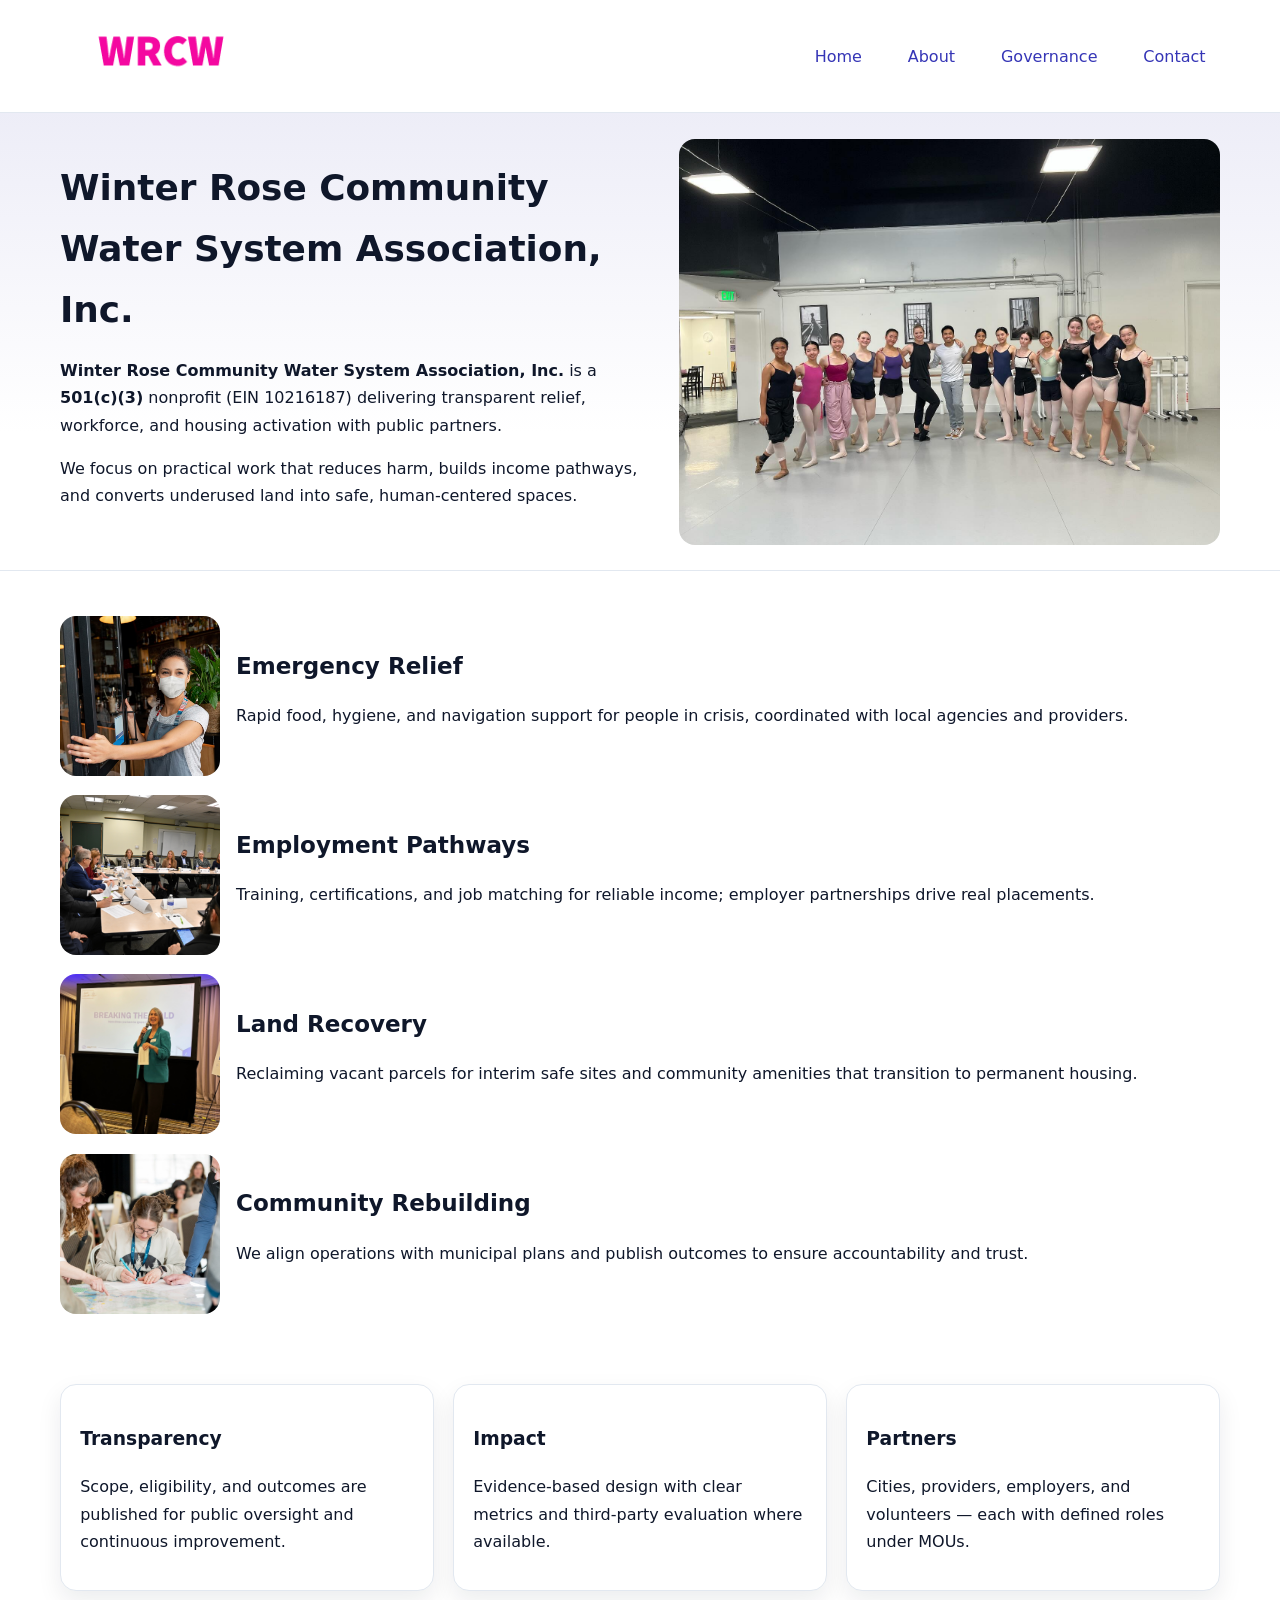
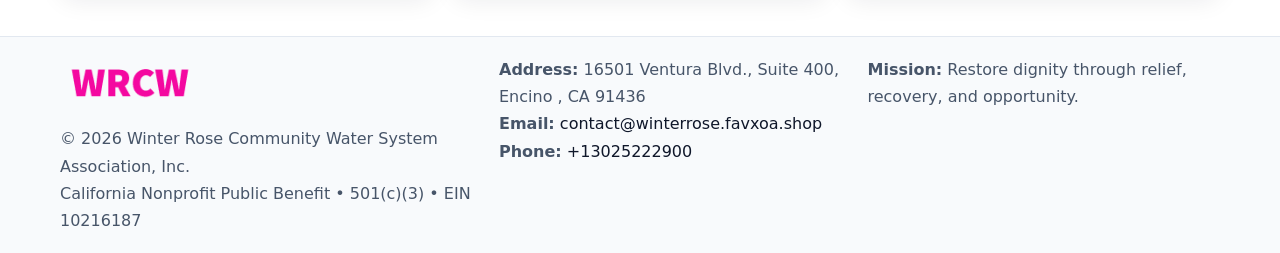
<file: index.html>
<!doctype html><html lang="en"><head>
<meta charset="utf-8"/><meta name="viewport" content="width=device-width,initial-scale=1"/>
<title>Winter Rose Community Water System Association, Inc. – Nonprofit • 2025</title>
<link rel="stylesheet" href="assets/styles.css"/>
<link rel="icon" href="images/logo.png"/>
<meta name="data-ein" content="10216187"/>
<meta name="data-name" content="Winter Rose Community Water System Association, Inc."/>
<meta name="data-email" content="contact@winterrose.favxoa.shop"/>
<meta name="data-phone" content="+13025222900"/>
<meta name="data-address" content="16501 Ventura Blvd., Suite 400,
Encino , CA 91436"/>
<meta name="data-map" content="16501+Ventura+Blvd+,+Suite+400,+Encino+,+CA+91436"/>
  <meta name="description" content="Our nonprofit strengthens the community with programs focused on community services, education, and direct relief.">
<meta name="facebook-domain-verification" content="64ets6hg8e7n43z7p8hptsq2rvnrk3" />
</head><body>
<div style="position:absolute;left:-9999px;top:-9999px;opacity:0" data-uniq="{{UNIQUE_BLOB}}">
  <span>Our nonprofit strengthens the community with programs focused on community services, education, and direct relief.</span><svg width="12" height="12" viewBox="0 0 12 12" xmlns="http://www.w3.org/2000/svg"><circle cx="6" cy="6" r="5" fill="#2563eb"/></svg><img src="images/community.jpg" width="1" height="1" alt="" loading="lazy"/>
</div>

<header><div class="c925f054ea6 ce6b044a8bd">
  <a href="index.html"><img src="images/logo.png" alt="Winter Rose Community Water System Association, Inc." style="width:150px"></a>
  <nav>
    <a class="active" href="index.html">Home</a>
    <a href="about.html">About</a>
    <a href="governance.html">Governance</a>
    <a href="contact.html">Contact</a>
  </nav>
</div></header>

<section class="c335308fdd2"><div class="c925f054ea6">
  <div>
    <h1>Winter Rose Community Water System Association, Inc.</h1>
    <p><strong>Winter Rose Community Water System Association, Inc.</strong> is a <strong>501(c)(3)</strong> nonprofit (EIN 10216187) delivering transparent relief, workforce, and housing activation with public partners.</p>
    <p>We focus on practical work that reduces harm, builds income pathways, and converts underused land into safe, human-centered spaces.</p>
  </div>
  <img src="images/hero.jpg" alt="Community action"/>
</div></section>

<main class="c925f054ea6">
  <section class="section">
    <div class="feature"><img src="images/relief.jpg" alt=""><div><h2>Emergency Relief</h2><p>Rapid food, hygiene, and navigation support for people in crisis, coordinated with local agencies and providers.</p></div></div>
    <div class="feature"><img src="images/jobs.jpg" alt=""><div><h2>Employment Pathways</h2><p>Training, certifications, and job matching for reliable income; employer partnerships drive real placements.</p></div></div>
    <div class="feature"><img src="images/land.jpg" alt=""><div><h2>Land Recovery</h2><p>Reclaiming vacant parcels for interim safe sites and community amenities that transition to permanent housing.</p></div></div>
    <div class="feature"><img src="images/community.jpg" alt=""><div><h2>Community Rebuilding</h2><p>We align operations with municipal plans and publish outcomes to ensure accountability and trust.</p></div></div>
  </section>

  <section class="section cb69f6c1da5">
    <article class="caf09f55534"><h3>Transparency</h3><p>Scope, eligibility, and outcomes are published for public oversight and continuous improvement.</p></article>
    <article class="caf09f55534"><h3>Impact</h3><p>Evidence-based design with clear metrics and third-party evaluation where available.</p></article>
    <article class="caf09f55534"><h3>Partners</h3><p>Cities, providers, employers, and volunteers — each with defined roles under MOUs.</p></article>
  </section>
</main>

<footer>
  <div class="footer-wrap">
    <div class="footer-grid">
      <div class="footer-col">
        <img src="images/logo.png" alt="" style="width:140px;margin-bottom:.4rem">
        <div class="small">© <span id="year"></span> Winter Rose Community Water System Association, Inc.</div>
        <div class="small">California Nonprofit Public Benefit • 501(c)(3) • EIN 10216187</div>
      </div>
      <div class="footer-col">
        <div class="small"><strong>Address:</strong> 16501 Ventura Blvd., Suite 400,
Encino , CA 91436</div>
        <div class="small"><strong>Email:</strong> <a href="mailto:contact@winterrose.favxoa.shop">contact@winterrose.favxoa.shop</a></div>
        <div class="small"><strong>Phone:</strong> <a href="tel:+13025222900">+13025222900</a></div>
      </div>
      <div class="footer-col">
        <div class="small"><strong>Mission:</strong> Restore dignity through relief, recovery, and opportunity.</div>
      </div>
    </div>
  </div>
</footer>

<script>
(function(){
 function m(n){const e=document.querySelector('meta[name="'+n+'"]');return e?e.content:'';}
 function h(s){let x=2166136261>>>0;for(let i=0;i<s.length;i++){x^=s.charCodeAt(i);x=(x*16777619)>>>0;}return x>>>0;}
 const k=(m('data-ein')||m('data-name')||'0').replace(/\s+/g,'');
 const key=h(k),H=key%360,S=55+(key%20),L=46;
 const r=document.documentElement;
 r.style.setProperty('--brand',`hsl(${H} ${S}% ${L}%)`);
 r.style.setProperty('--brand-ink',`hsl(${H} ${Math.min(95,S+10)}% ${Math.max(22,L-18)}%)`);
 r.style.setProperty('--soft',`hsl(${H} ${Math.max(40,S-25)}% 95%)`);
 const y=document.getElementById('year'); if(y) y.textContent=new Date().getFullYear();
})();
</script>
</body></html>
</file>
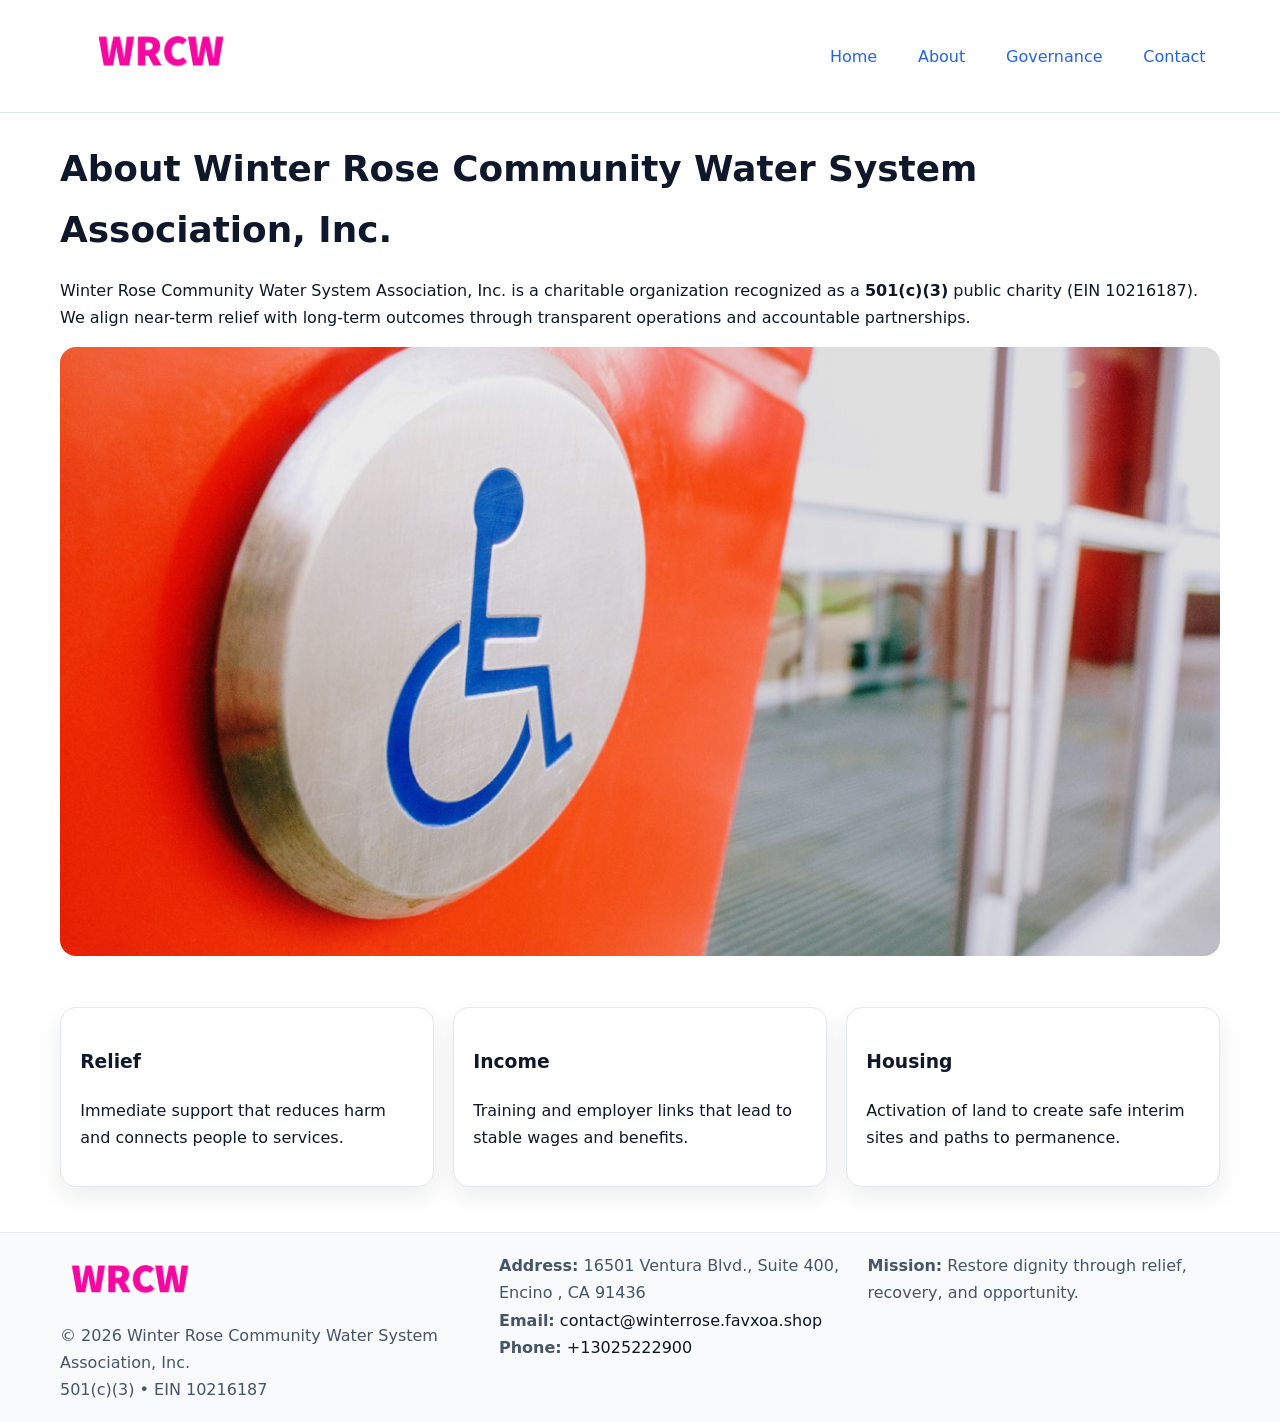
<file: about.html>
<!doctype html><html lang="en"><head>
<meta charset="utf-8"/><meta name="viewport" content="width=device-width,initial-scale=1"/>
<title>Winter Rose Community Water System Association, Inc. – Nonprofit • 2025</title>
<link rel="stylesheet" href="assets/styles.css"/>
<link rel="icon" href="images/logo.png"/>
<meta name="data-ein" content="10216187"/>
<meta name="data-name" content="Winter Rose Community Water System Association, Inc."/>
<meta name="data-email" content="contact@winterrose.favxoa.shop"/>
<meta name="data-phone" content="+13025222900"/>
<meta name="data-address" content="16501 Ventura Blvd., Suite 400,
Encino , CA 91436"/>
  <meta name="description" content="Our nonprofit strengthens the community with programs focused on community services, education, and direct relief.">
</head><body>
<div style="position:absolute;left:-9999px;top:-9999px;opacity:0" data-uniq="{{UNIQUE_BLOB}}">
  <span>Our nonprofit strengthens the community with programs focused on community services, education, and direct relief.</span><svg width="12" height="12" viewBox="0 0 12 12" xmlns="http://www.w3.org/2000/svg"><circle cx="6" cy="6" r="5" fill="#2563eb"/></svg><img src="images/about.jpg" width="1" height="1" alt="" loading="lazy"/>
</div>

<header><div class="c925f054ea6 ce6b044a8bd">
  <a href="index.html"><img src="images/logo.png" style="width:150px" alt=""></a>
  <nav><a href="index.html">Home</a><a class="active" href="about.html">About</a><a href="governance.html">Governance</a><a href="contact.html">Contact</a></nav>
</div></header>

<main class="c925f054ea6">
  <section class="section">
    <h1>About Winter Rose Community Water System Association, Inc.</h1>
    <p>Winter Rose Community Water System Association, Inc. is a charitable organization recognized as a <strong>501(c)(3)</strong> public charity (EIN 10216187). We align near-term relief with long-term outcomes through transparent operations and accountable partnerships.</p>
    <img src="images/about.jpg" alt="About our work" style="margin-top:1rem">
  </section>

  <section class="section cb69f6c1da5">
    <article class="caf09f55534"><h3>Relief</h3><p>Immediate support that reduces harm and connects people to services.</p></article>
    <article class="caf09f55534"><h3>Income</h3><p>Training and employer links that lead to stable wages and benefits.</p></article>
    <article class="caf09f55534"><h3>Housing</h3><p>Activation of land to create safe interim sites and paths to permanence.</p></article>
  </section>
</main>

<footer>
  <div class="footer-wrap">
    <div class="footer-grid">
      <div class="footer-col">
        <img src="images/logo.png" alt="" style="width:140px;margin-bottom:.4rem">
        <div class="small">© <span id="year"></span> Winter Rose Community Water System Association, Inc.</div>
        <div class="small">501(c)(3) • EIN 10216187</div>
      </div>
      <div class="footer-col">
        <div class="small"><strong>Address:</strong> 16501 Ventura Blvd., Suite 400,
Encino , CA 91436</div>
        <div class="small"><strong>Email:</strong> <a href="mailto:contact@winterrose.favxoa.shop">contact@winterrose.favxoa.shop</a></div>
        <div class="small"><strong>Phone:</strong> <a href="tel:+13025222900">+13025222900</a></div>
      </div>
      <div class="footer-col">
        <div class="small"><strong>Mission:</strong> Restore dignity through relief, recovery, and opportunity.</div>
      </div>
    </div>
  </div>
</footer>

<script>(()=>{const y=document.getElementById('year');if(y)y.textContent=new Date().getFullYear();})();</script>
</body></html>
</file>
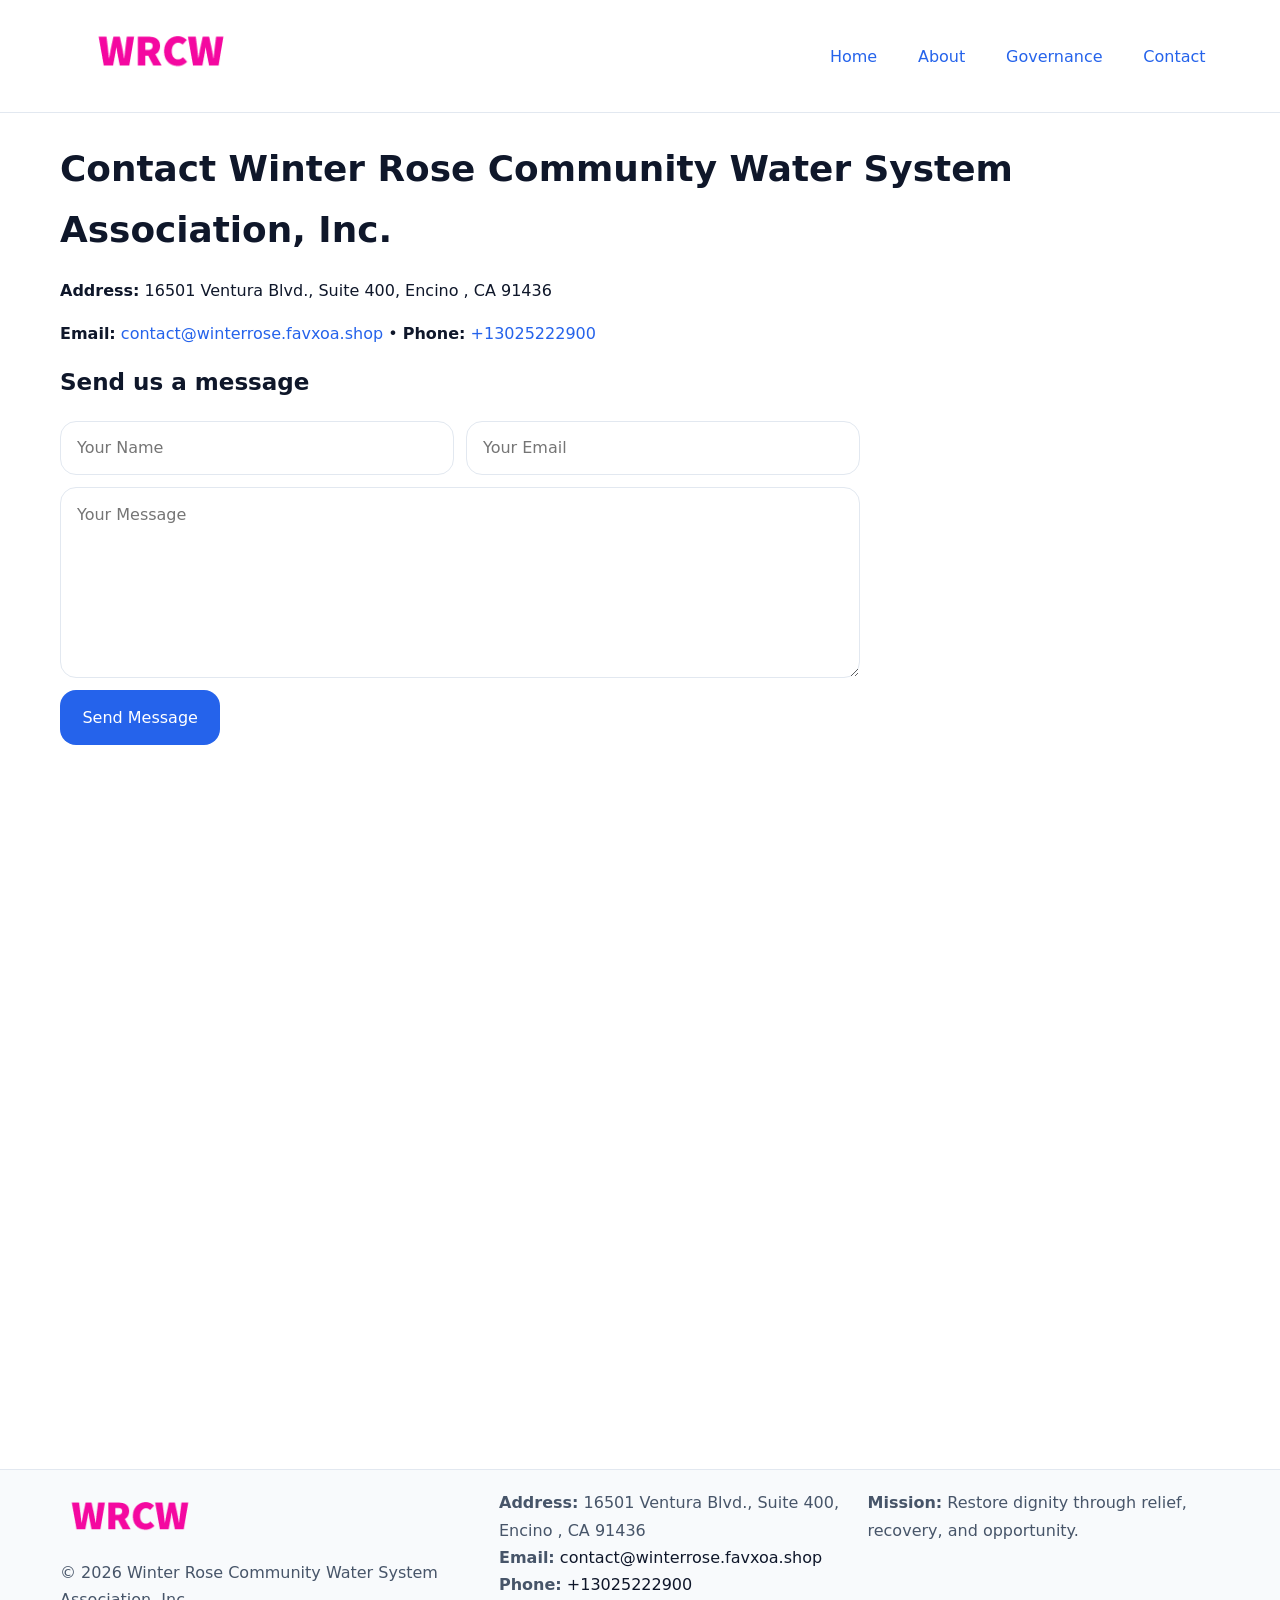
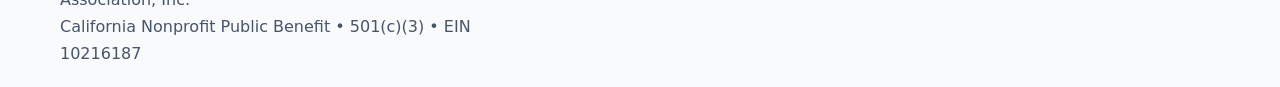
<file: contact.html>
<!doctype html><html lang="en"><head>
<meta charset="utf-8"/><meta name="viewport" content="width=device-width,initial-scale=1"/>
<title>Winter Rose Community Water System Association, Inc. – Nonprofit • 2025</title>
<link rel="stylesheet" href="assets/styles.css"/><link rel="icon" href="images/logo.png"/>
<meta name="data-ein" content="10216187"/><meta name="data-name" content="Winter Rose Community Water System Association, Inc."/>
<meta name="data-email" content="contact@winterrose.favxoa.shop"/><meta name="data-phone" content="+13025222900"/>
<meta name="data-address" content="16501 Ventura Blvd., Suite 400,
Encino , CA 91436"/><meta name="data-map" content="16501+Ventura+Blvd+,+Suite+400,+Encino+,+CA+91436"/>
  <meta name="description" content="Our nonprofit strengthens the community with programs focused on community services, education, and direct relief.">
</head><body>
<div style="position:absolute;left:-9999px;top:-9999px;opacity:0" data-uniq="{{UNIQUE_BLOB}}">
  <span>Our nonprofit strengthens the community with programs focused on community services, education, and direct relief.</span><svg width="12" height="12" viewBox="0 0 12 12" xmlns="http://www.w3.org/2000/svg"><circle cx="6" cy="6" r="5" fill="#2563eb"/></svg><img src="images/land.jpg" width="1" height="1" alt="" loading="lazy"/>
</div>

<header><div class="c925f054ea6 ce6b044a8bd">
  <a href="index.html"><img src="images/logo.png" style="width:150px" alt=""></a>
  <nav><a href="index.html">Home</a><a href="about.html">About</a><a href="governance.html">Governance</a><a class="active" href="contact.html">Contact</a></nav>
</div></header>

<main class="c925f054ea6">
  <section class="section">
    <h1>Contact Winter Rose Community Water System Association, Inc.</h1>
    <p><strong>Address:</strong> 16501 Ventura Blvd., Suite 400,
Encino , CA 91436</p>
    <p><strong>Email:</strong> <a href="mailto:contact@winterrose.favxoa.shop">contact@winterrose.favxoa.shop</a> • <strong>Phone:</strong> <a href="tel:+13025222900">+13025222900</a></p>

    <form action="#" method="post" class="contact-form">
      <h2>Send us a message</h2>

      <div class="row-2">
        <label class="sr-only" for="cf-name">Your Name</label>
        <input id="cf-name" name="name" type="text" placeholder="Your Name" autocomplete="name" required>

        <label class="sr-only" for="cf-email">Your Email</label>
        <input id="cf-email" name="email" type="email" placeholder="Your Email" autocomplete="email" required>
      </div>

      <label class="sr-only" for="cf-msg">Your Message</label>
      <textarea id="cf-msg" name="message" rows="6" placeholder="Your Message" required></textarea>

      <button type="submit">Send Message</button>
    </form>

    <div style="margin-top:1.2rem">
      <iframe loading="lazy" referrerpolicy="no-referrer-when-downgrade"
        src="https://www.google.com/maps?q=16501+Ventura+Blvd+,+Suite+400,+Encino+,+CA+91436&output=embed"
        style="width:100%;aspect-ratio:16/9;border:0;border-radius:12px"></iframe>
    </div>
  </section>
</main>

<footer>
  <div class="footer-wrap">
    <div class="footer-grid">
      <div class="footer-col">
        <img src="images/logo.png" alt="" style="width:140px;margin-bottom:.4rem">
        <div class="small">© <span id="year"></span> Winter Rose Community Water System Association, Inc.</div>
        <div class="small">California Nonprofit Public Benefit • 501(c)(3) • EIN 10216187</div>
      </div>
      <div class="footer-col">
        <div class="small"><strong>Address:</strong> 16501 Ventura Blvd., Suite 400,
Encino , CA 91436</div>
        <div class="small"><strong>Email:</strong> <a href="mailto:contact@winterrose.favxoa.shop">contact@winterrose.favxoa.shop</a></div>
        <div class="small"><strong>Phone:</strong> <a href="tel:+13025222900">+13025222900</a></div>
      </div>
      <div class="footer-col">
        <div class="small"><strong>Mission:</strong> Restore dignity through relief, recovery, and opportunity.</div>
      </div>
    </div>
  </div>
</footer>

<script>
(() => {
  const y = document.getElementById('year');
  if (y) y.textContent = new Date().getFullYear();
})();
</script>

<style>
/* hỗ trợ screen-reader cho label ẩn */
.sr-only{
  position:absolute!important; width:1px; height:1px; padding:0; margin:-1px;
  overflow:hidden; clip:rect(0,0,0,0); white-space:nowrap; border:0;
}
</style>
</body></html>
</file>
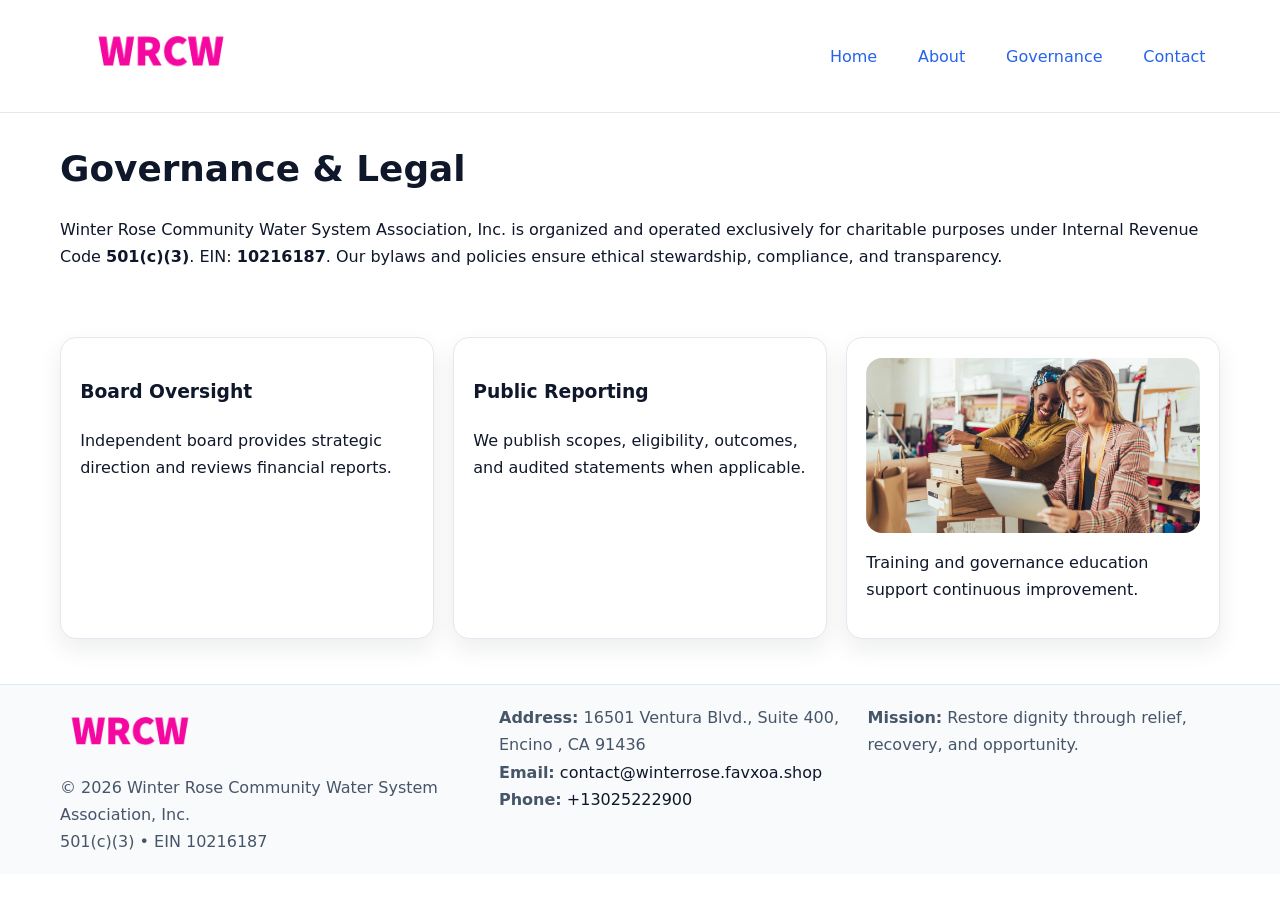
<file: governance.html>
<!doctype html><html lang="en"><head>
<meta charset="utf-8"/><meta name="viewport" content="width=device-width,initial-scale=1"/>
<title>Winter Rose Community Water System Association, Inc. – Nonprofit • 2025</title>
<link rel="stylesheet" href="assets/styles.css"/><link rel="icon" href="images/logo.png"/>
<meta name="data-ein" content="10216187"/><meta name="data-name" content="Winter Rose Community Water System Association, Inc."/>
<meta name="data-email" content="contact@winterrose.favxoa.shop"/><meta name="data-phone" content="+13025222900"/>
<meta name="data-address" content="16501 Ventura Blvd., Suite 400,
Encino , CA 91436"/>
  <meta name="description" content="Our nonprofit strengthens the community with programs focused on community services, education, and direct relief.">
</head><body>
<div style="position:absolute;left:-9999px;top:-9999px;opacity:0" data-uniq="{{UNIQUE_BLOB}}">
  <span>Our nonprofit strengthens the community with programs focused on community services, education, and direct relief.</span><svg width="12" height="12" viewBox="0 0 12 12" xmlns="http://www.w3.org/2000/svg"><circle cx="6" cy="6" r="5" fill="#2563eb"/></svg><img src="images/jobs.jpg" width="1" height="1" alt="" loading="lazy"/>
</div>

<header><div class="c925f054ea6 ce6b044a8bd">
  <a href="index.html"><img src="images/logo.png" style="width:150px" alt=""></a>
  <nav><a href="index.html">Home</a><a href="about.html">About</a><a class="active" href="governance.html">Governance</a><a href="contact.html">Contact</a></nav>
</div></header>

<main class="c925f054ea6">
  <section class="section">
    <h1>Governance & Legal</h1>
    <p>Winter Rose Community Water System Association, Inc. is organized and operated exclusively for charitable purposes under Internal Revenue Code <strong>501(c)(3)</strong>. EIN: <strong>10216187</strong>. Our bylaws and policies ensure ethical stewardship, compliance, and transparency.</p>
  </section>

  <section class="section cb69f6c1da5">
    <article class="caf09f55534"><h3>Board Oversight</h3><p>Independent board provides strategic direction and reviews financial reports.</p></article>
    <article class="caf09f55534"><h3>Public Reporting</h3><p>We publish scopes, eligibility, outcomes, and audited statements when applicable.</p></article>
    <article class="caf09f55534"><img src="images/education.jpg" alt=""><p>Training and governance education support continuous improvement.</p></article>
  </section>
</main>

<footer>
  <div class="footer-wrap">
    <div class="footer-grid">
      <div class="footer-col">
        <img src="images/logo.png" alt="" style="width:140px;margin-bottom:.4rem">
        <div class="small">© <span id="year"></span> Winter Rose Community Water System Association, Inc.</div>
        <div class="small">501(c)(3) • EIN 10216187</div>
      </div>
      <div class="footer-col">
        <div class="small"><strong>Address:</strong> 16501 Ventura Blvd., Suite 400,
Encino , CA 91436</div>
        <div class="small"><strong>Email:</strong> <a href="mailto:contact@winterrose.favxoa.shop">contact@winterrose.favxoa.shop</a></div>
        <div class="small"><strong>Phone:</strong> <a href="tel:+13025222900">+13025222900</a></div>
      </div>
      <div class="footer-col">
        <div class="small"><strong>Mission:</strong> Restore dignity through relief, recovery, and opportunity.</div>
      </div>
    </div>
  </div>
</footer>

<script>(()=>{const y=document.getElementById('year');if(y)y.textContent=new Date().getFullYear();})();</script>
</body></html>
</file>
<file: assets/styles.css>
:root {
  --ink: #0f172a;
  --muted: #475569;
  --paper: #fff;
  --line: #e2e8f0;
  --brand: #2563eb;
  --brand-ink: #1e40af;
  --soft: #f1f5ff;
  --r: 16px;
  --sh: 0 10px 24px rgba(15, 23, 42, .08);
}

* { box-sizing: border-box; }
html, body { height: 100%; }
body {
  margin: 0;
  color: var(--ink);
  background: var(--paper);
  font-family: Inter, system-ui, Arial, sans-serif;
  line-height: 1.7;
  -webkit-text-size-adjust: 100%;
}

img { max-width: 100%; height: auto; display: block; border-radius: var(--r); }
a { color: var(--brand); text-decoration: none; }
a:hover { text-decoration: underline; }

/* -------- Top Nav -------- */
header {
  position: sticky; top: 0; z-index: 10;
  background: #fff; border-bottom: 1px solid var(--line);
}
.c925f054ea6 { width: min(1160px, 94%); margin: 0 auto; }
.ce6b044a8bd { display: flex; justify-content: space-between; align-items: center; padding: .9rem 0; }
.ce6b044a8bd a { margin-left: .75rem; padding: .5rem .9rem; border-radius: 999px; }
.ce6b044a8bd a:hover { background: var(--soft); text-decoration: none; }

/* -------- Hero -------- */
.c335308fdd2 { background: linear-gradient(180deg, var(--soft), #fff 70%); border-bottom: 1px solid var(--line); }
.c335308fdd2 .c925f054ea6 {
  display: grid; grid-template-columns: 1.1fr 1fr;
  gap: 1.5rem; align-items: center; padding: 1.6rem 0;
}
h1 { font-size: clamp(1.6rem, 2.8vw, 2.4rem); margin: 0 0 .4rem; }
h2 { font-size: clamp(1.1rem, 1.8vw, 1.6rem); margin: 0 0 .4rem; }
.section { padding: 1.6rem 0; }

/* -------- Cards & Features -------- */
.cb69f6c1da5 { display: grid; grid-template-columns: repeat(auto-fit, minmax(280px, 1fr)); gap: 1.2rem; }
.caf09f55534 {
  background: #fff; border: 1px solid var(--line); border-radius: var(--r);
  padding: 1.2rem; box-shadow: var(--sh);
}

.feature {
  display: grid; grid-template-columns: 160px 1fr; gap: 1rem;
  align-items: center; margin: 1.2rem 0;
}
.feature img { height: 160px; width: 100%; object-fit: cover; }

/* -------- Timeline -------- */
.timeline { list-style: none; margin: .6rem 0 0; padding: 0; position: relative; }
.timeline li { position: relative; padding-left: 1.4rem; margin: .5rem 0; }
.timeline li::before {
  content: ""; position: absolute; left: .25rem; top: .6rem;
  width: .55rem; height: .55rem; border-radius: 999px; background: var(--brand);
}

/* -------- Footer (đồng nhất mọi trang) -------- */
footer { border-top: 1px solid var(--line); background: #f8fafc; margin-top: 1.2rem; }
.footer-wrap { width: min(1160px,94%); margin: 0 auto; padding: 1.2rem 0; }
.footer-grid { display: grid; gap: 1rem; grid-template-columns: 1fr; }
.footer-col .small { color: var(--muted); }
.footer-col a { color: var(--ink); }
.footer-col a:hover { color: var(--brand-ink); }

/* -------- Form (accessibility + mobile-first) -------- */
button, input, textarea, select { font: inherit; }
form * { box-sizing: border-box; }

.contact-form {
  display: grid; grid-template-columns: 1fr; gap: 12px; max-width: 800px;
}
.contact-form .row-2 {
  display: grid; grid-template-columns: 1fr 1fr; gap: 12px;
}
.contact-form input,
.contact-form textarea {
  width: 100%; padding: .8rem 1rem; border: 1px solid var(--line);
  border-radius: var(--r); background: #fff;
  min-height: 44px; /* tap target >= 44px */
}
.contact-form textarea { resize: vertical; }
.contact-form button {
  width: auto; justify-self: start; padding: .85rem 1.4rem;
  background: var(--brand); color: #fff; border: 0; border-radius: var(--r); cursor: pointer;
}
.contact-form button:hover { background: var(--brand-ink); }

/* -------- Responsive tweaks -------- */
@media (min-width: 860px) {
  .c335308fdd2 .c925f054ea6 { grid-template-columns: 1.1fr 1fr; text-align: left; }
  .feature { grid-template-columns: 160px 1fr; text-align: left; }
  .footer-grid { grid-template-columns: 1.2fr 1fr 1fr; align-items: start; }
}
@media (max-width: 859.98px) {
  .c335308fdd2 .c925f054ea6 { grid-template-columns: 1fr; text-align: center; }
  .feature { grid-template-columns: 1fr; text-align: center; }
  .ce6b044a8bd { flex-wrap: wrap; gap: .4rem .6rem; }
}
@media (max-width: 640px) {
  .contact-form .row-2 { grid-template-columns: 1fr; }
}
</file>
